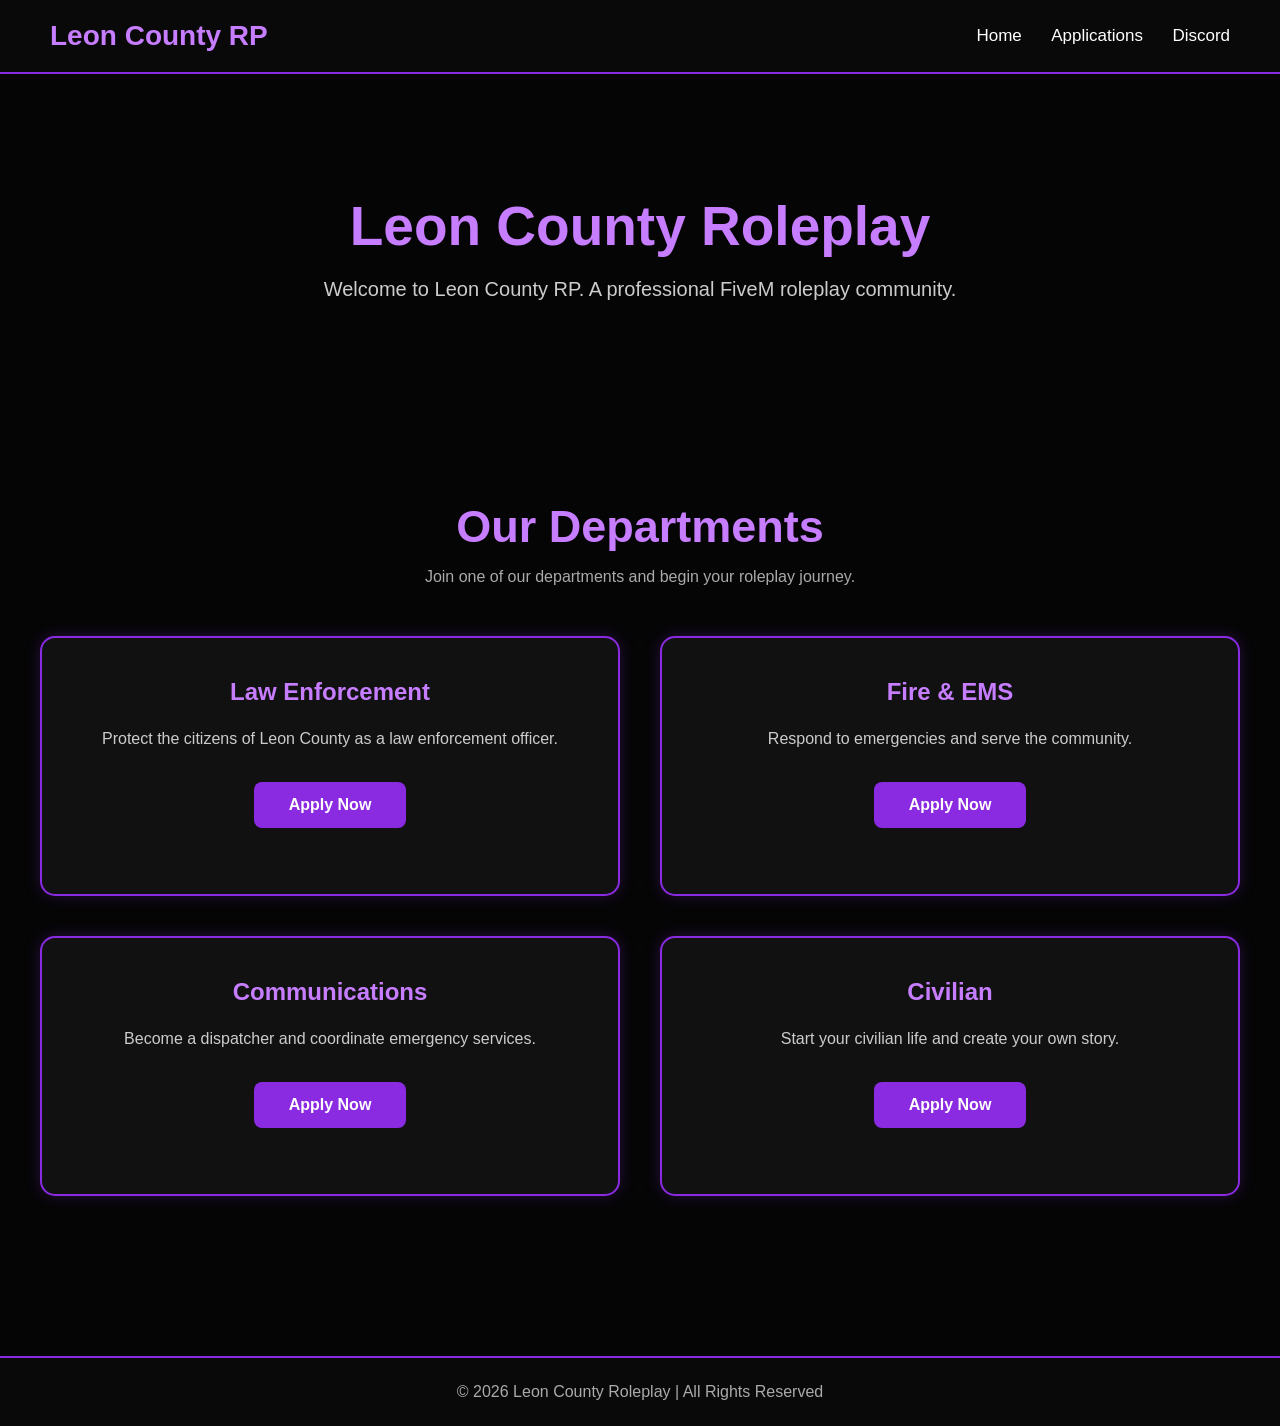
<file: index.html>
<!DOCTYPE html>
<html lang="en">

<head>
    <meta charset="UTF-8">
    <meta name="viewport" content="width=device-width, initial-scale=1.0">

    <title>Leon County Roleplay</title>

    <link rel="stylesheet" href="style.css">
</head>


<body>

    <!-- NAVBAR -->
    <nav class="navbar">

        <h1>Leon County RP</h1>

        <div>
            <a href="index.html">Home</a>
            <a href="applications.html">Applications</a>
            <a href="#">Discord</a>
        </div>

    </nav>



    <!-- HERO SECTION -->
    <section class="hero">

        <h1>Leon County Roleplay</h1>

        <p>
            Welcome to Leon County RP.
            A professional FiveM roleplay community.
        </p>

    </section>



    <!-- FEATURES -->

    <section class="applications">

        <h1>Our Departments</h1>

        <p>
            Join one of our departments and begin your roleplay journey.
        </p>


        <div class="application-grid">


            <div class="app-card">

                <h2>Law Enforcement</h2>

                <p>
                    Protect the citizens of Leon County as a law enforcement officer.
                </p>

                <a href="applications/law.html">
                    Apply Now
                </a>

            </div>



            <div class="app-card">

                <h2>Fire & EMS</h2>

                <p>
                    Respond to emergencies and serve the community.
                </p>

                <a href="applications/fire.html">
                    Apply Now
                </a>

            </div>



            <div class="app-card">

                <h2>Communications</h2>

                <p>
                    Become a dispatcher and coordinate emergency services.
                </p>

                <a href="applications/dispatch.html">
                    Apply Now
                </a>

            </div>



            <div class="app-card">

                <h2>Civilian</h2>

                <p>
                    Start your civilian life and create your own story.
                </p>

                <a href="applications/civilian.html">
                    Apply Now
                </a>

            </div>


        </div>


    </section>



    <!-- FOOTER -->

    <footer>

        <p>
            © 2026 Leon County Roleplay | All Rights Reserved
        </p>

    </footer>


</body>

</html>
</file>
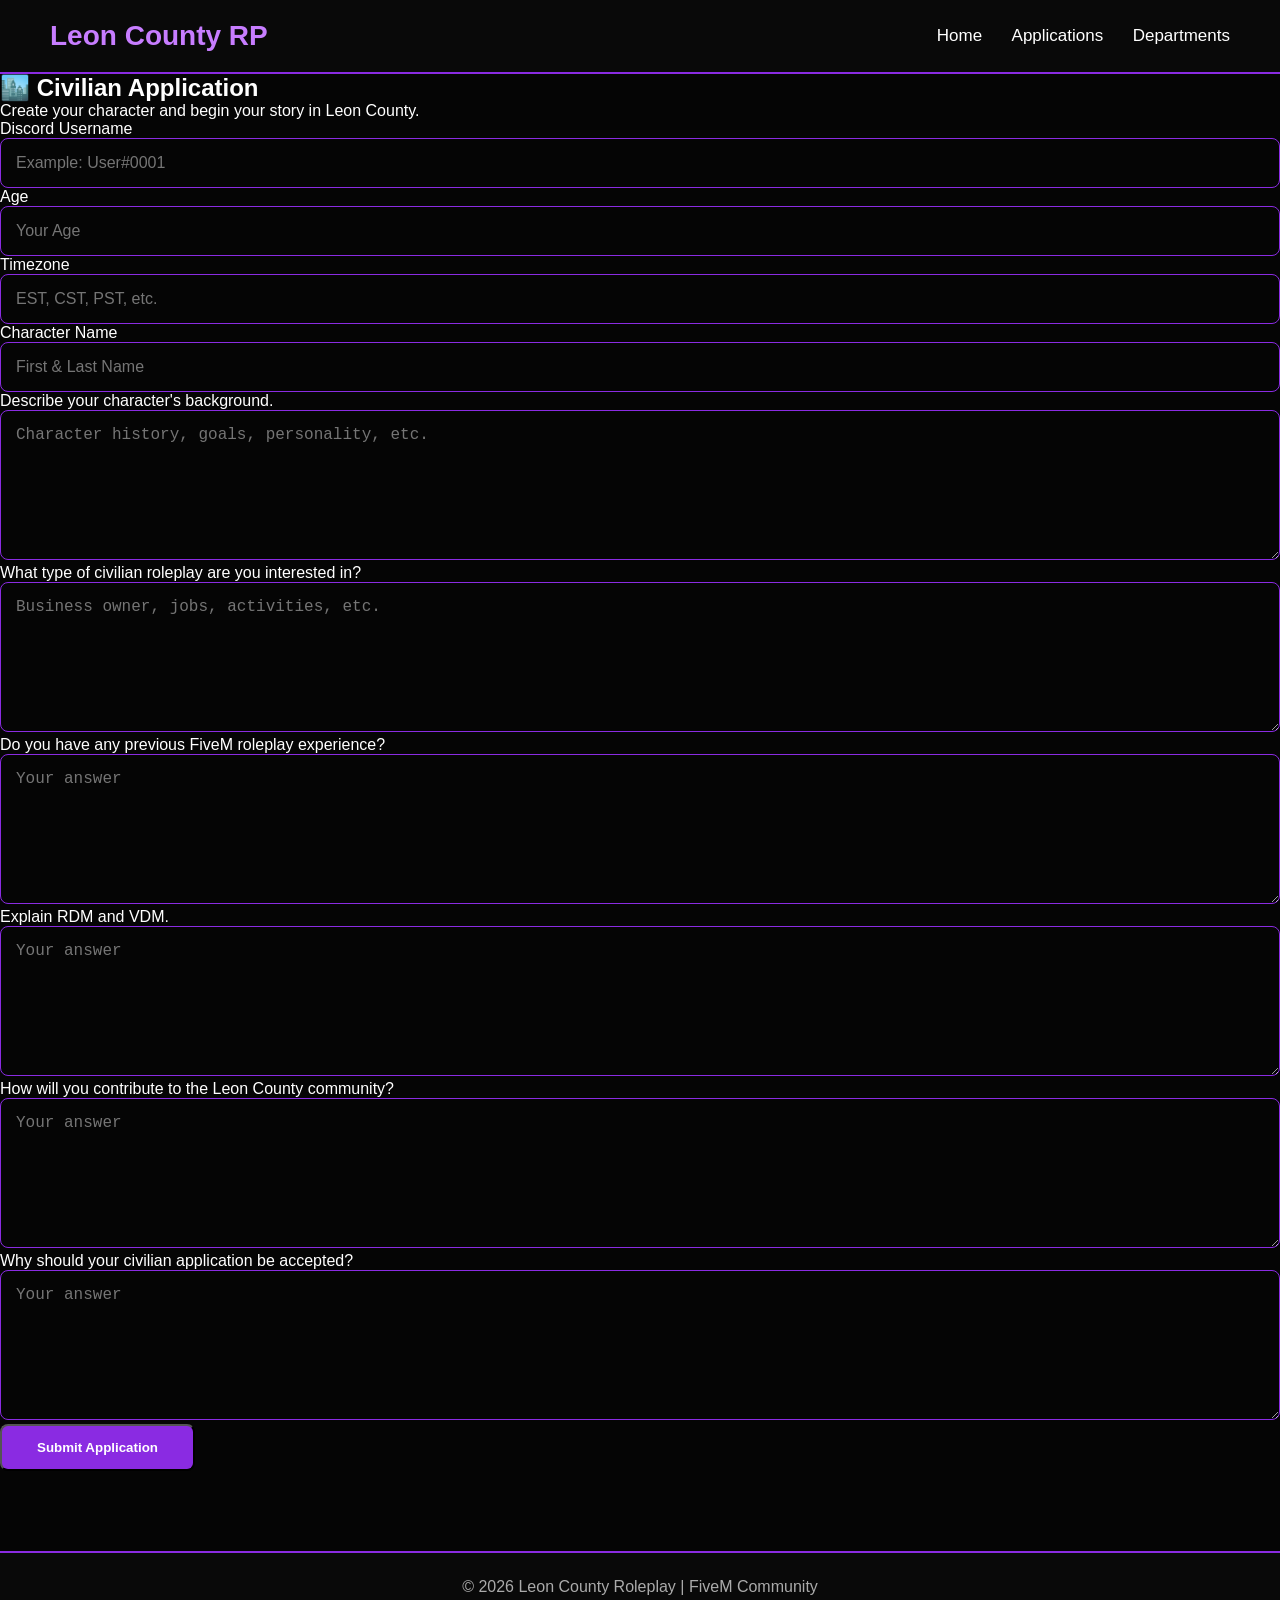
<file: applications/civilian.html>
<!DOCTYPE html>
<html lang="en">

<head>
    <meta charset="UTF-8">
    <meta name="viewport" content="width=device-width, initial-scale=1.0">
    <title>Civilian Application | Leon County RP</title>
    <link rel="stylesheet" href="../style.css">
</head>

<body>


<nav class="navbar">

    <h1>Leon County RP</h1>

    <div class="nav-links">
        <a href="../index.html">Home</a>
        <a href="../pages/applications.html">Applications</a>
        <a href="../pages/departments.html">Departments</a>
    </div>

</nav>



<section class="application-container">

    <h2>🏙️ Civilian Application</h2>

    <p>
        Create your character and begin your story in Leon County.
    </p>


    <form>


        <label>Discord Username</label>
        <input type="text" placeholder="Example: User#0001">


        <label>Age</label>
        <input type="number" placeholder="Your Age">


        <label>Timezone</label>
        <input type="text" placeholder="EST, CST, PST, etc.">


        <label>
            Character Name
        </label>

        <input type="text" placeholder="First & Last Name">



        <label>
            Describe your character's background.
        </label>

        <textarea placeholder="Character history, goals, personality, etc."></textarea>



        <label>
            What type of civilian roleplay are you interested in?
        </label>

        <textarea placeholder="Business owner, jobs, activities, etc."></textarea>



        <label>
            Do you have any previous FiveM roleplay experience?
        </label>

        <textarea placeholder="Your answer"></textarea>



        <label>
            Explain RDM and VDM.
        </label>

        <textarea placeholder="Your answer"></textarea>



        <label>
            How will you contribute to the Leon County community?
        </label>

        <textarea placeholder="Your answer"></textarea>



        <label>
            Why should your civilian application be accepted?
        </label>

        <textarea placeholder="Your answer"></textarea>



        <button type="submit">
            Submit Application
        </button>


    </form>


</section>



<footer>
    <p>© 2026 Leon County Roleplay | FiveM Community</p>
</footer>


</body>
</html>
</file>
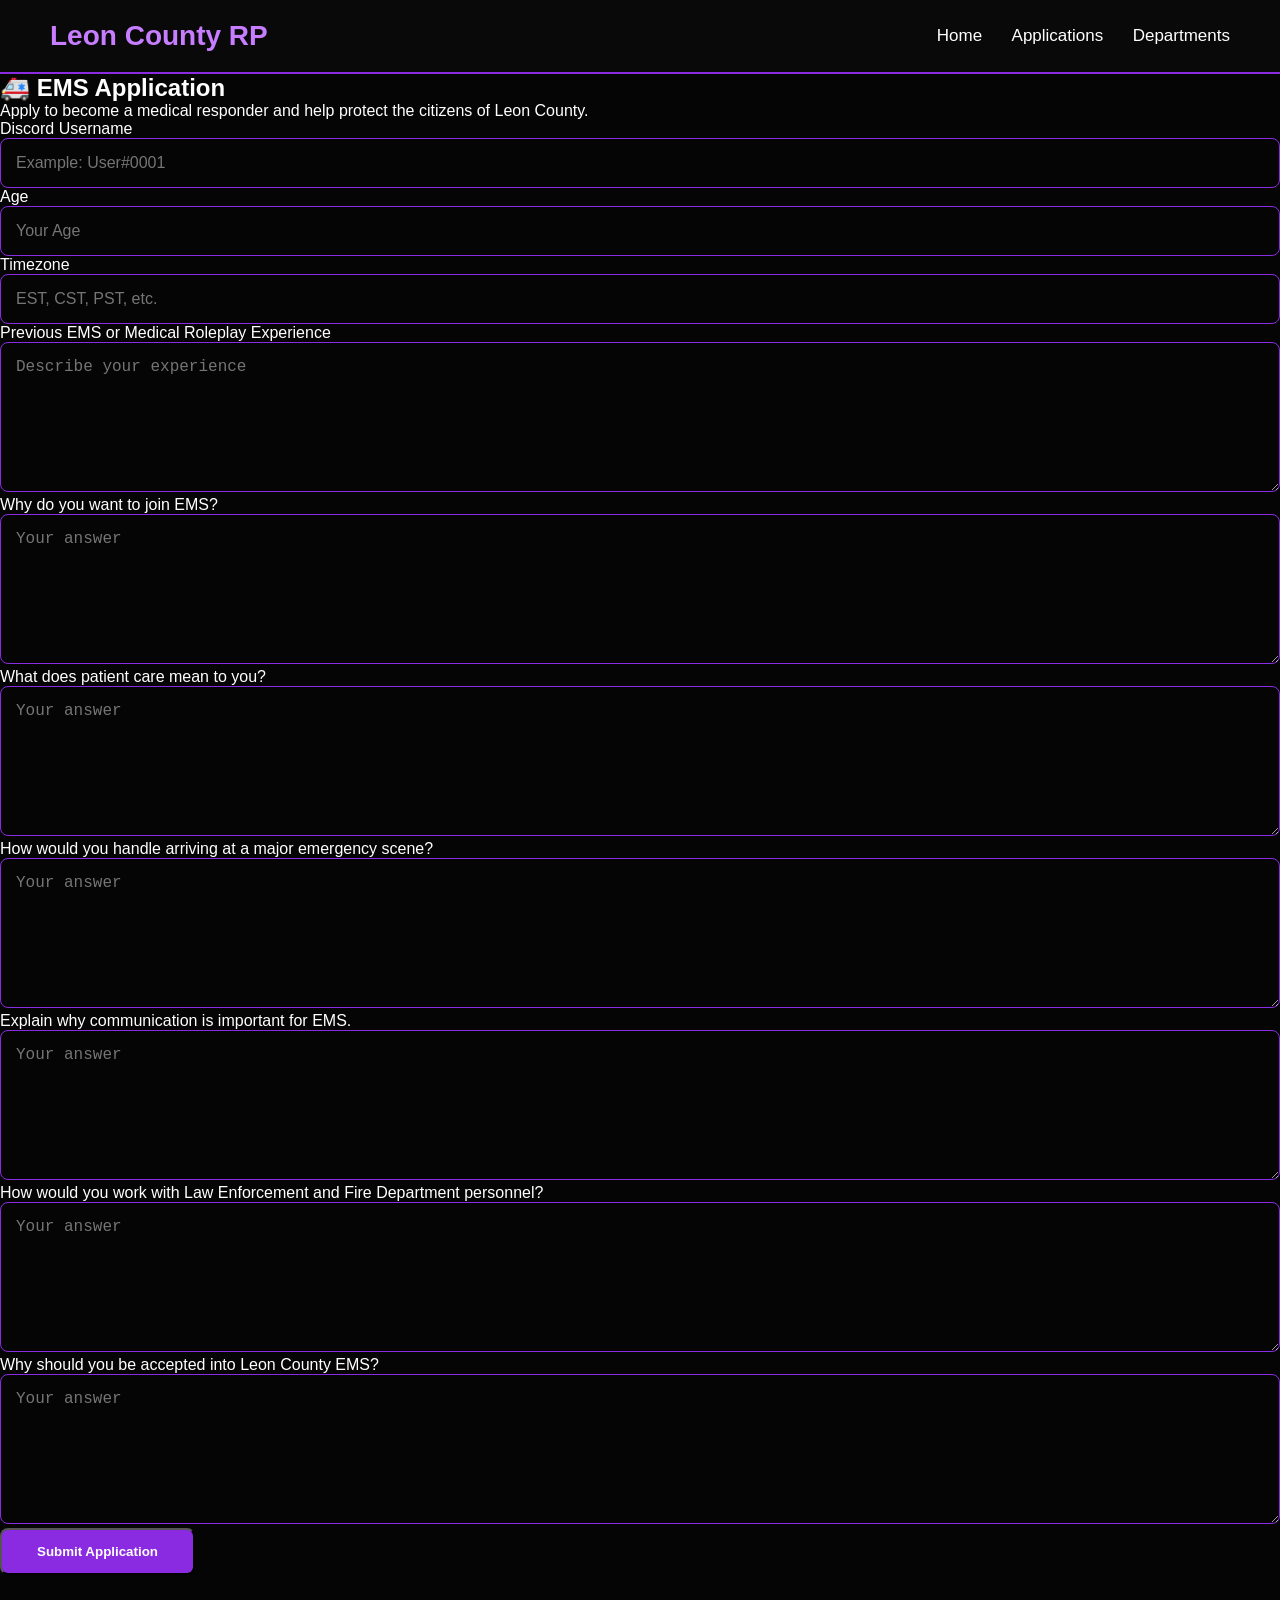
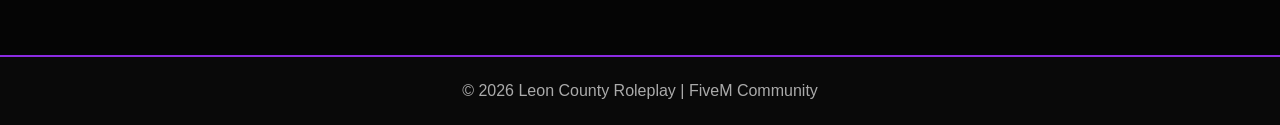
<file: applications/ems.html>
<!DOCTYPE html>
<html lang="en">

<head>
    <meta charset="UTF-8">
    <meta name="viewport" content="width=device-width, initial-scale=1.0">
    <title>EMS Application | Leon County RP</title>
    <link rel="stylesheet" href="../style.css">
</head>

<body>


<nav class="navbar">

    <h1>Leon County RP</h1>

    <div class="nav-links">
        <a href="../index.html">Home</a>
        <a href="../pages/applications.html">Applications</a>
        <a href="../pages/departments.html">Departments</a>
    </div>

</nav>



<section class="application-container">

    <h2>🚑 EMS Application</h2>

    <p>
        Apply to become a medical responder and help protect the citizens of Leon County.
    </p>


    <form>


        <label>Discord Username</label>
        <input type="text" placeholder="Example: User#0001">


        <label>Age</label>
        <input type="number" placeholder="Your Age">


        <label>Timezone</label>
        <input type="text" placeholder="EST, CST, PST, etc.">


        <label>
            Previous EMS or Medical Roleplay Experience
        </label>

        <textarea placeholder="Describe your experience"></textarea>



        <label>
            Why do you want to join EMS?
        </label>

        <textarea placeholder="Your answer"></textarea>



        <label>
            What does patient care mean to you?
        </label>

        <textarea placeholder="Your answer"></textarea>



        <label>
            How would you handle arriving at a major emergency scene?
        </label>

        <textarea placeholder="Your answer"></textarea>



        <label>
            Explain why communication is important for EMS.
        </label>

        <textarea placeholder="Your answer"></textarea>



        <label>
            How would you work with Law Enforcement and Fire Department personnel?
        </label>

        <textarea placeholder="Your answer"></textarea>



        <label>
            Why should you be accepted into Leon County EMS?
        </label>

        <textarea placeholder="Your answer"></textarea>



        <button type="submit">
            Submit Application
        </button>


    </form>


</section>



<footer>
    <p>© 2026 Leon County Roleplay | FiveM Community</p>
</footer>


</body>
</html>
</file>
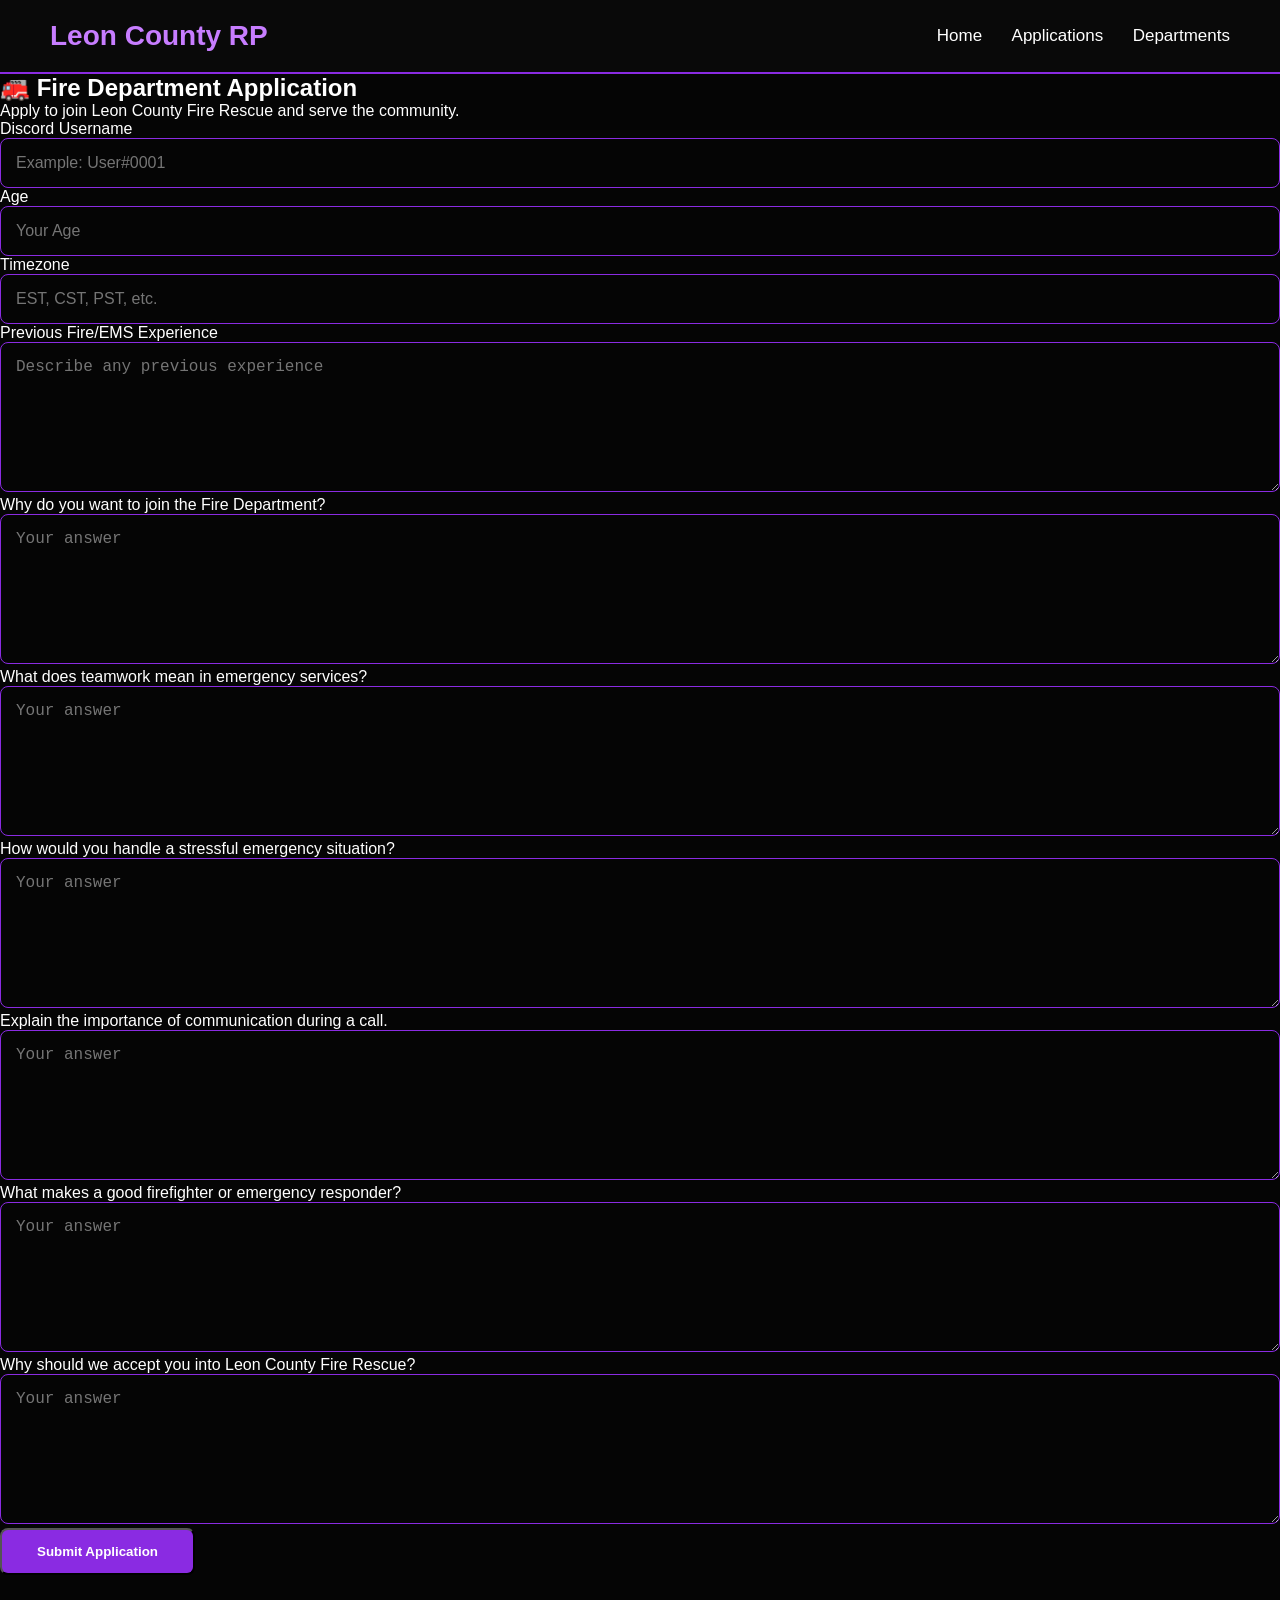
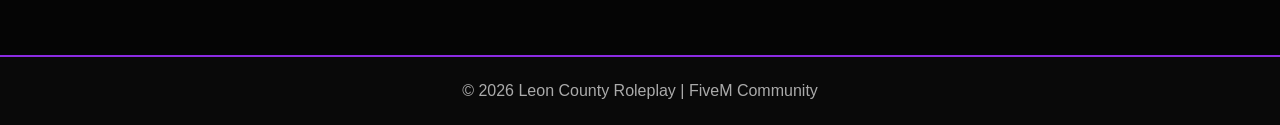
<file: applications/fire.html>
<!DOCTYPE html>
<html lang="en">

<head>
    <meta charset="UTF-8">
    <meta name="viewport" content="width=device-width, initial-scale=1.0">
    <title>Fire Department Application | Leon County RP</title>
    <link rel="stylesheet" href="../style.css">
</head>

<body>


<nav class="navbar">

    <h1>Leon County RP</h1>

    <div class="nav-links">
        <a href="../index.html">Home</a>
        <a href="../pages/applications.html">Applications</a>
        <a href="../pages/departments.html">Departments</a>
    </div>

</nav>



<section class="application-container">

    <h2>🚒 Fire Department Application</h2>

    <p>
        Apply to join Leon County Fire Rescue and serve the community.
    </p>


    <form>


        <label>Discord Username</label>
        <input type="text" placeholder="Example: User#0001">


        <label>Age</label>
        <input type="number" placeholder="Your Age">


        <label>Timezone</label>
        <input type="text" placeholder="EST, CST, PST, etc.">


        <label>Previous Fire/EMS Experience</label>
        <textarea placeholder="Describe any previous experience"></textarea>


        <label>
            Why do you want to join the Fire Department?
        </label>
        <textarea placeholder="Your answer"></textarea>


        <label>
            What does teamwork mean in emergency services?
        </label>
        <textarea placeholder="Your answer"></textarea>


        <label>
            How would you handle a stressful emergency situation?
        </label>
        <textarea placeholder="Your answer"></textarea>


        <label>
            Explain the importance of communication during a call.
        </label>
        <textarea placeholder="Your answer"></textarea>


        <label>
            What makes a good firefighter or emergency responder?
        </label>
        <textarea placeholder="Your answer"></textarea>


        <label>
            Why should we accept you into Leon County Fire Rescue?
        </label>
        <textarea placeholder="Your answer"></textarea>


        <button type="submit">
            Submit Application
        </button>


    </form>


</section>



<footer>
    <p>© 2026 Leon County Roleplay | FiveM Community</p>
</footer>


</body>
</html>
</file>
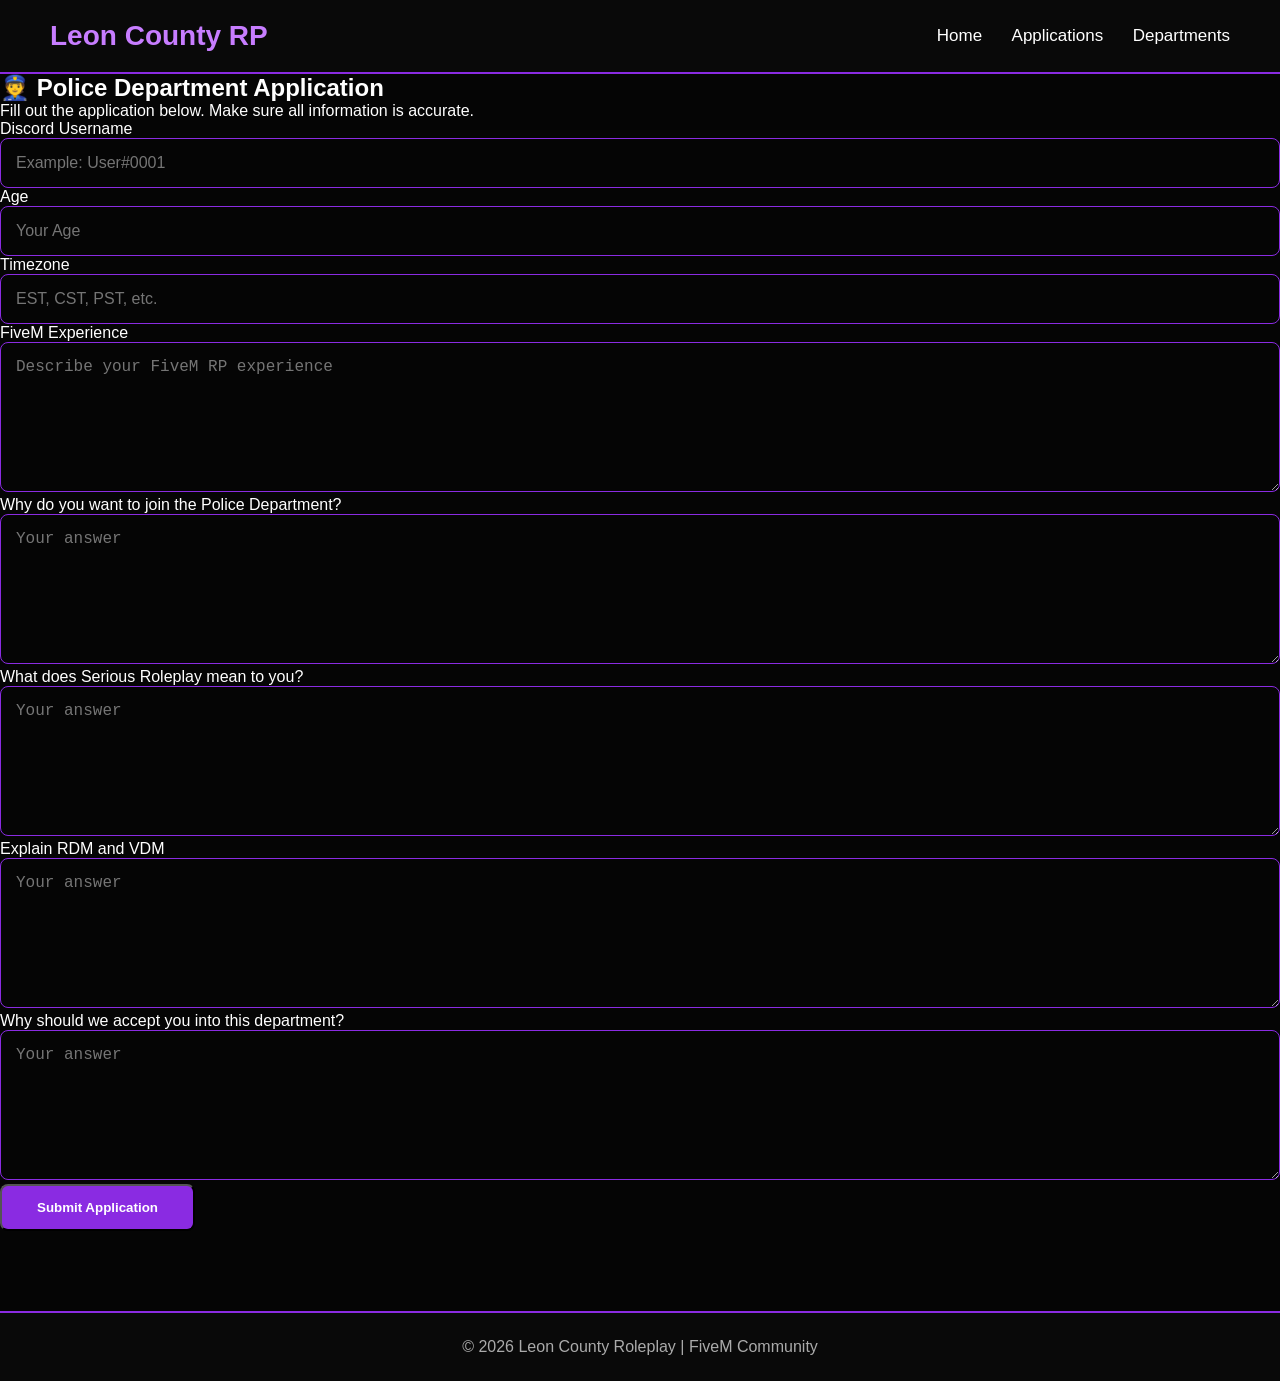
<file: applications/police.html>
<!DOCTYPE html>
<html lang="en">

<head>
    <meta charset="UTF-8">
    <meta name="viewport" content="width=device-width, initial-scale=1.0">
    <title>Police Application | Leon County RP</title>
    <link rel="stylesheet" href="../style.css">
</head>


<body>


<nav class="navbar">

    <h1>Leon County RP</h1>

    <div class="nav-links">
        <a href="../index.html">Home</a>
        <a href="../pages/applications.html">Applications</a>
        <a href="../pages/departments.html">Departments</a>
    </div>

</nav>



<section class="application-container">

    <h2>👮 Police Department Application</h2>

    <p>
        Fill out the application below. Make sure all information is accurate.
    </p>


    <form>


        <label>Discord Username</label>
        <input type="text" placeholder="Example: User#0001">


        <label>Age</label>
        <input type="number" placeholder="Your Age">


        <label>Timezone</label>
        <input type="text" placeholder="EST, CST, PST, etc.">


        <label>FiveM Experience</label>
        <textarea placeholder="Describe your FiveM RP experience"></textarea>


        <label>Why do you want to join the Police Department?</label>
        <textarea placeholder="Your answer"></textarea>


        <label>What does Serious Roleplay mean to you?</label>
        <textarea placeholder="Your answer"></textarea>


        <label>Explain RDM and VDM</label>
        <textarea placeholder="Your answer"></textarea>


        <label>Why should we accept you into this department?</label>
        <textarea placeholder="Your answer"></textarea>


        <button type="submit">
            Submit Application
        </button>


    </form>


</section>



<footer>
    <p>© 2026 Leon County Roleplay | FiveM Community</p>
</footer>


</body>
</html>
</file>
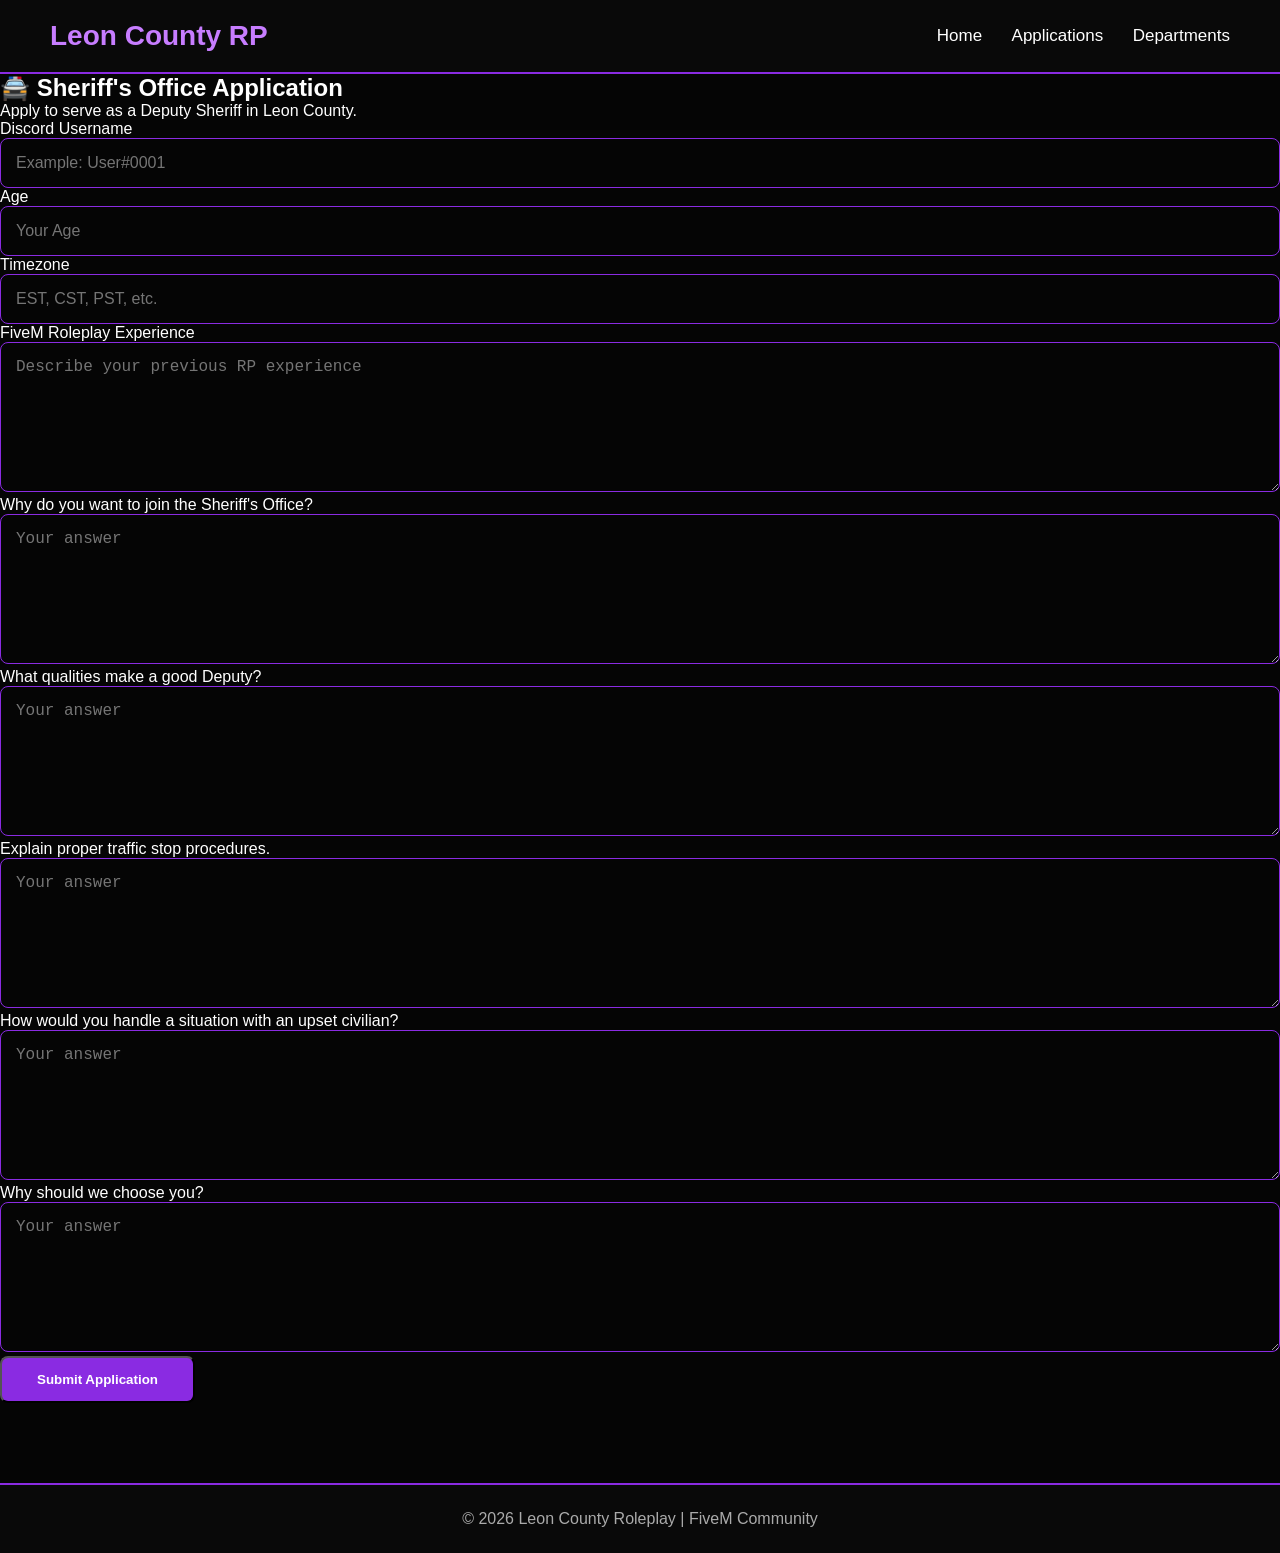
<file: applications/sheriff.html>
<!DOCTYPE html>
<html lang="en">

<head>
    <meta charset="UTF-8">
    <meta name="viewport" content="width=device-width, initial-scale=1.0">
    <title>Sheriff Application | Leon County RP</title>
    <link rel="stylesheet" href="../style.css">
</head>

<body>


<nav class="navbar">

    <h1>Leon County RP</h1>

    <div class="nav-links">
        <a href="../index.html">Home</a>
        <a href="../pages/applications.html">Applications</a>
        <a href="../pages/departments.html">Departments</a>
    </div>

</nav>



<section class="application-container">

    <h2>🚔 Sheriff's Office Application</h2>

    <p>
        Apply to serve as a Deputy Sheriff in Leon County.
    </p>


    <form>


        <label>Discord Username</label>
        <input type="text" placeholder="Example: User#0001">


        <label>Age</label>
        <input type="number" placeholder="Your Age">


        <label>Timezone</label>
        <input type="text" placeholder="EST, CST, PST, etc.">


        <label>FiveM Roleplay Experience</label>
        <textarea placeholder="Describe your previous RP experience"></textarea>


        <label>Why do you want to join the Sheriff's Office?</label>
        <textarea placeholder="Your answer"></textarea>


        <label>What qualities make a good Deputy?</label>
        <textarea placeholder="Your answer"></textarea>


        <label>Explain proper traffic stop procedures.</label>
        <textarea placeholder="Your answer"></textarea>


        <label>How would you handle a situation with an upset civilian?</label>
        <textarea placeholder="Your answer"></textarea>


        <label>Why should we choose you?</label>
        <textarea placeholder="Your answer"></textarea>


        <button type="submit">
            Submit Application
        </button>


    </form>


</section>



<footer>
    <p>© 2026 Leon County Roleplay | FiveM Community</p>
</footer>


</body>
</html>
</file>
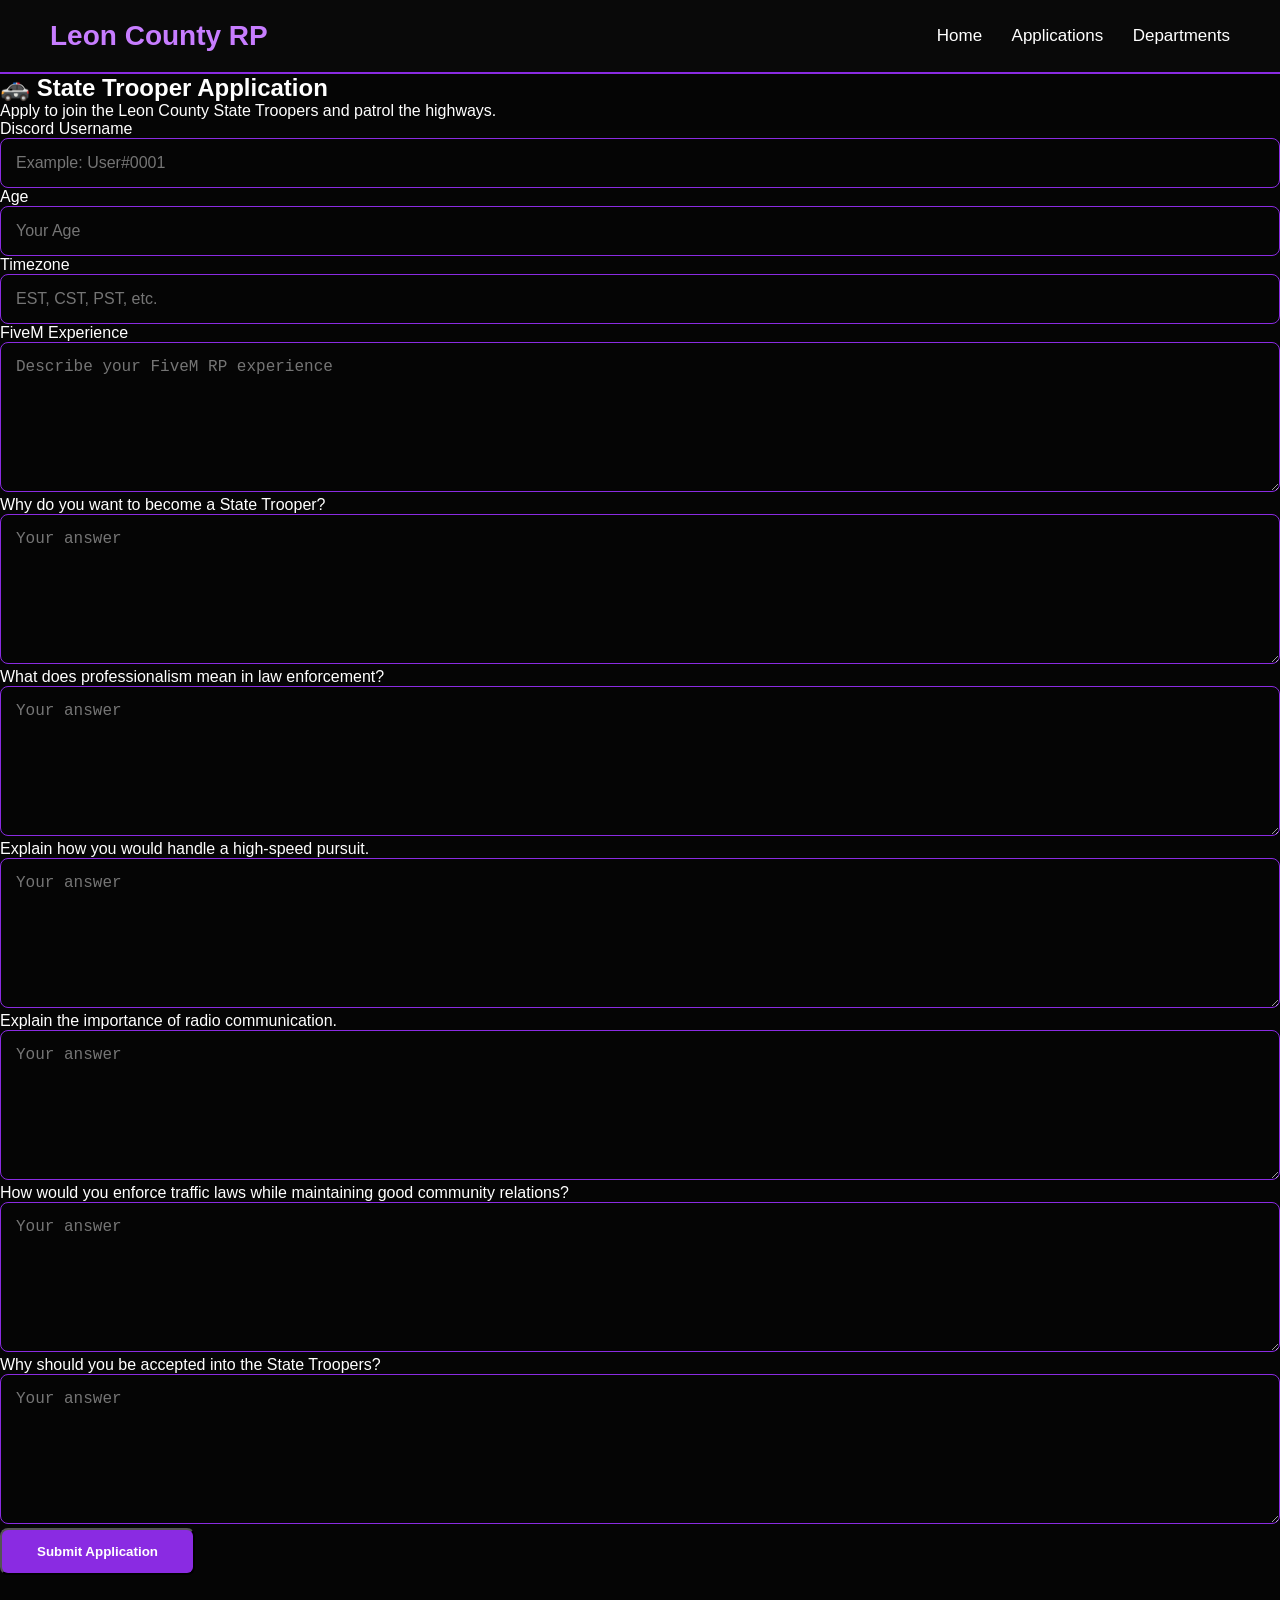
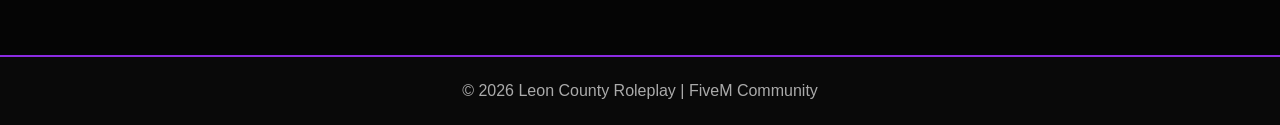
<file: applications/trooper.html>
<!DOCTYPE html>
<html lang="en">

<head>
    <meta charset="UTF-8">
    <meta name="viewport" content="width=device-width, initial-scale=1.0">
    <title>State Trooper Application | Leon County RP</title>
    <link rel="stylesheet" href="../style.css">
</head>

<body>


<nav class="navbar">

    <h1>Leon County RP</h1>

    <div class="nav-links">
        <a href="../index.html">Home</a>
        <a href="../pages/applications.html">Applications</a>
        <a href="../pages/departments.html">Departments</a>
    </div>

</nav>



<section class="application-container">

    <h2>🚓 State Trooper Application</h2>

    <p>
        Apply to join the Leon County State Troopers and patrol the highways.
    </p>


    <form>


        <label>Discord Username</label>
        <input type="text" placeholder="Example: User#0001">


        <label>Age</label>
        <input type="number" placeholder="Your Age">


        <label>Timezone</label>
        <input type="text" placeholder="EST, CST, PST, etc.">


        <label>FiveM Experience</label>
        <textarea placeholder="Describe your FiveM RP experience"></textarea>


        <label>
            Why do you want to become a State Trooper?
        </label>
        <textarea placeholder="Your answer"></textarea>


        <label>
            What does professionalism mean in law enforcement?
        </label>
        <textarea placeholder="Your answer"></textarea>


        <label>
            Explain how you would handle a high-speed pursuit.
        </label>
        <textarea placeholder="Your answer"></textarea>


        <label>
            Explain the importance of radio communication.
        </label>
        <textarea placeholder="Your answer"></textarea>


        <label>
            How would you enforce traffic laws while maintaining good community relations?
        </label>
        <textarea placeholder="Your answer"></textarea>


        <label>
            Why should you be accepted into the State Troopers?
        </label>
        <textarea placeholder="Your answer"></textarea>


        <button type="submit">
            Submit Application
        </button>


    </form>


</section>



<footer>
    <p>© 2026 Leon County Roleplay | FiveM Community</p>
</footer>


</body>
</html>
</file>
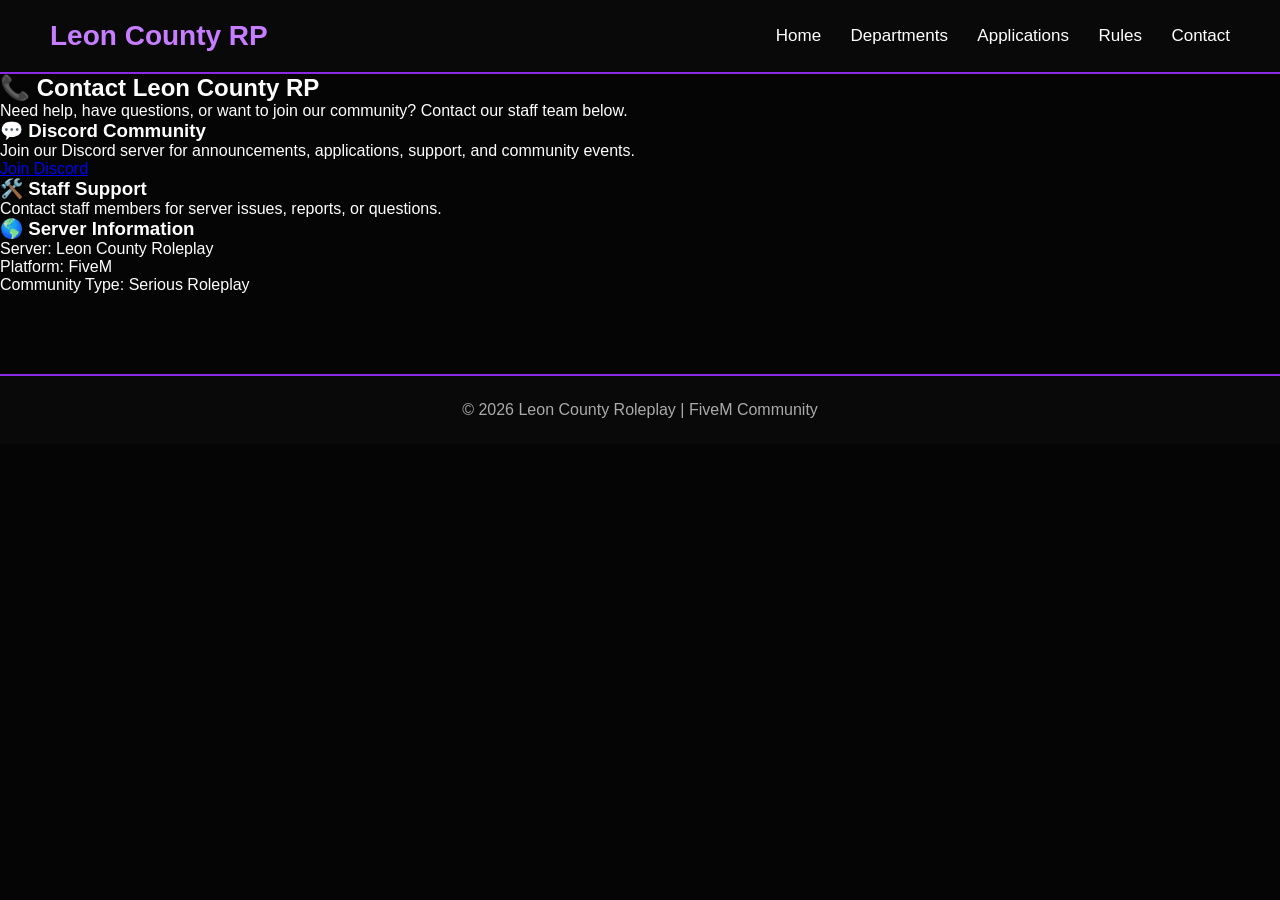
<file: pages/contact.html>
<!DOCTYPE html>
<html lang="en">

<head>
    <meta charset="UTF-8">
    <meta name="viewport" content="width=device-width, initial-scale=1.0">
    <title>Contact | Leon County RP</title>
    <link rel="stylesheet" href="../style.css">
</head>

<body>


<nav class="navbar">

    <h1>Leon County RP</h1>

    <div class="nav-links">
        <a href="../index.html">Home</a>
        <a href="departments.html">Departments</a>
        <a href="applications.html">Applications</a>
        <a href="rules.html">Rules</a>
        <a href="contact.html">Contact</a>
    </div>

</nav>



<section class="application-container">

    <h2>📞 Contact Leon County RP</h2>

    <p>
        Need help, have questions, or want to join our community?
        Contact our staff team below.
    </p>



    <div class="card">

        <h3>💬 Discord Community</h3>

        <p>
            Join our Discord server for announcements,
            applications, support, and community events.
        </p>


        <a class="button" href="#" target="_blank">
            Join Discord
        </a>

    </div>



    <div class="card">

        <h3>🛠️ Staff Support</h3>

        <p>
            Contact staff members for server issues,
            reports, or questions.
        </p>

    </div>



    <div class="card">

        <h3>🌎 Server Information</h3>

        <p>
            Server: Leon County Roleplay<br>
            Platform: FiveM<br>
            Community Type: Serious Roleplay
        </p>

    </div>



</section>



<footer>
    <p>© 2026 Leon County Roleplay | FiveM Community</p>
</footer>


</body>
</html>
</file>
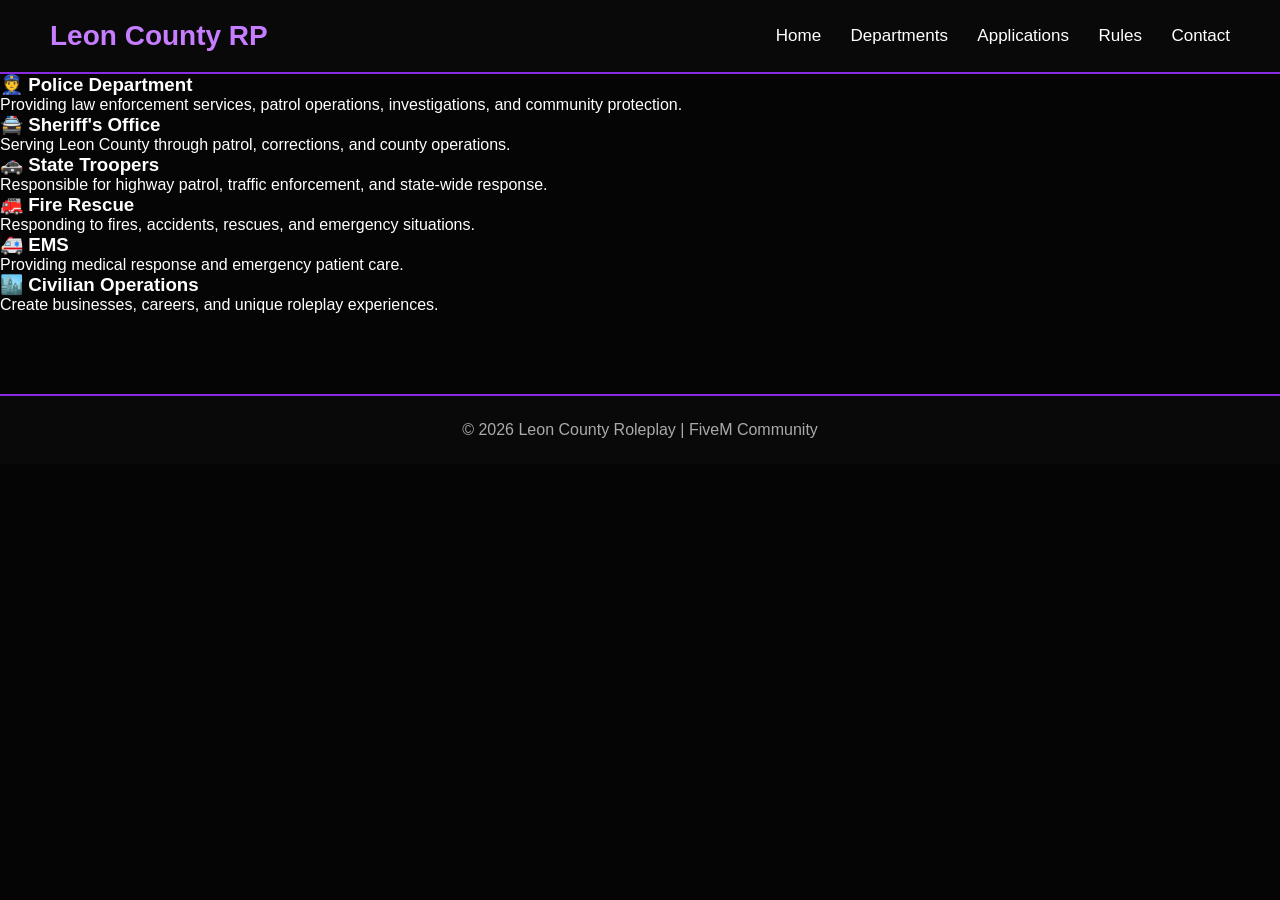
<file: pages/departments.html>
<!DOCTYPE html>
<html lang="en">

<head>
    <meta charset="UTF-8">
    <meta name="viewport" content="width=device-width, initial-scale=1.0">
    <title>Departments | Leon County RP</title>
    <link rel="stylesheet" href="../style.css">
</head>

<body>


<nav class="navbar">

    <h1>Leon County RP</h1>

    <div class="nav-links">
        <a href="../index.html">Home</a>
        <a href="departments.html">Departments</a>
        <a href="applications.html">Applications</a>
        <a href="rules.html">Rules</a>
        <a href="contact.html">Contact</a>
    </div>

</nav>



<section class="features">


    <div class="card">
        <h3>👮 Police Department</h3>
        <p>
            Providing law enforcement services, patrol operations,
            investigations, and community protection.
        </p>
    </div>



    <div class="card">
        <h3>🚔 Sheriff's Office</h3>
        <p>
            Serving Leon County through patrol,
            corrections, and county operations.
        </p>
    </div>



    <div class="card">
        <h3>🚓 State Troopers</h3>
        <p>
            Responsible for highway patrol,
            traffic enforcement, and state-wide response.
        </p>
    </div>



    <div class="card">
        <h3>🚒 Fire Rescue</h3>
        <p>
            Responding to fires, accidents,
            rescues, and emergency situations.
        </p>
    </div>



    <div class="card">
        <h3>🚑 EMS</h3>
        <p>
            Providing medical response and
            emergency patient care.
        </p>
    </div>



    <div class="card">
        <h3>🏙️ Civilian Operations</h3>
        <p>
            Create businesses, careers,
            and unique roleplay experiences.
        </p>
    </div>


</section>



<footer>
    <p>© 2026 Leon County Roleplay | FiveM Community</p>
</footer>


</body>
</html>
</file>
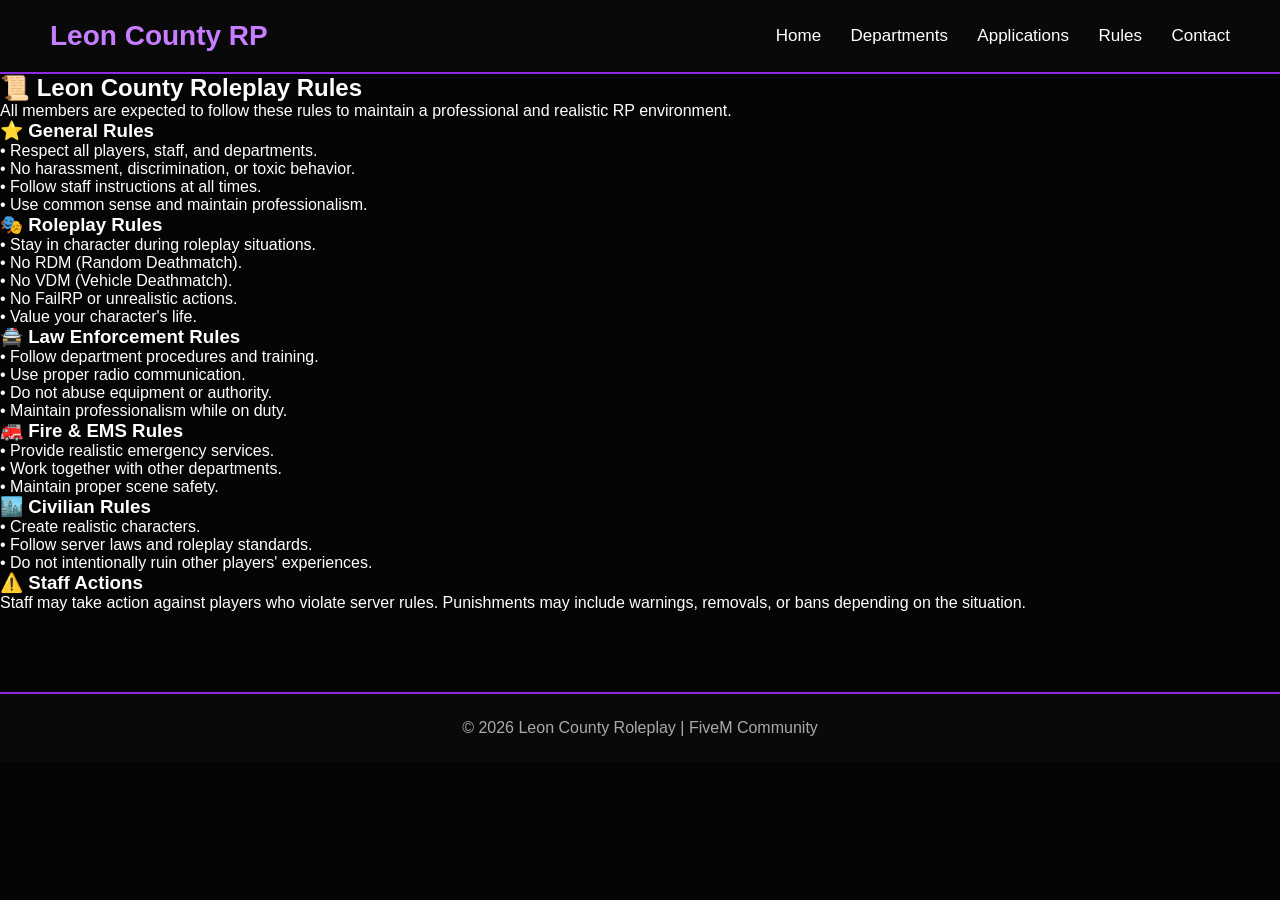
<file: pages/rules.html>
<!DOCTYPE html>
<html lang="en">

<head>
    <meta charset="UTF-8">
    <meta name="viewport" content="width=device-width, initial-scale=1.0">
    <title>Rules | Leon County RP</title>
    <link rel="stylesheet" href="../style.css">
</head>

<body>


<nav class="navbar">

    <h1>Leon County RP</h1>

    <div class="nav-links">
        <a href="../index.html">Home</a>
        <a href="departments.html">Departments</a>
        <a href="applications.html">Applications</a>
        <a href="rules.html">Rules</a>
        <a href="contact.html">Contact</a>
    </div>

</nav>



<section class="application-container">

    <h2>📜 Leon County Roleplay Rules</h2>

    <p>
        All members are expected to follow these rules to maintain a professional and realistic RP environment.
    </p>


    <h3>⭐ General Rules</h3>

    <p>
        • Respect all players, staff, and departments.<br>
        • No harassment, discrimination, or toxic behavior.<br>
        • Follow staff instructions at all times.<br>
        • Use common sense and maintain professionalism.
    </p>



    <h3>🎭 Roleplay Rules</h3>

    <p>
        • Stay in character during roleplay situations.<br>
        • No RDM (Random Deathmatch).<br>
        • No VDM (Vehicle Deathmatch).<br>
        • No FailRP or unrealistic actions.<br>
        • Value your character's life.
    </p>



    <h3>🚔 Law Enforcement Rules</h3>

    <p>
        • Follow department procedures and training.<br>
        • Use proper radio communication.<br>
        • Do not abuse equipment or authority.<br>
        • Maintain professionalism while on duty.
    </p>



    <h3>🚒 Fire & EMS Rules</h3>

    <p>
        • Provide realistic emergency services.<br>
        • Work together with other departments.<br>
        • Maintain proper scene safety.
    </p>



    <h3>🏙️ Civilian Rules</h3>

    <p>
        • Create realistic characters.<br>
        • Follow server laws and roleplay standards.<br>
        • Do not intentionally ruin other players' experiences.
    </p>



    <h3>⚠️ Staff Actions</h3>

    <p>
        Staff may take action against players who violate server rules.
        Punishments may include warnings, removals, or bans depending on the situation.
    </p>


</section>



<footer>
    <p>© 2026 Leon County Roleplay | FiveM Community</p>
</footer>


</body>
</html>
</file>
<file: style.css>
/* =========================
   LEON COUNTY RP WEBSITE
   BLACK + PURPLE THEME
========================= */

* {
    margin: 0;
    padding: 0;
    box-sizing: border-box;
}

body {
    font-family: Arial, Helvetica, sans-serif;
    background: #050505;
    color: white;
}


/* =========================
   NAVBAR
========================= */

.navbar {
    width: 100%;
    padding: 20px 50px;
    background: #090909;
    border-bottom: 2px solid #8a2be2;
    display: flex;
    justify-content: space-between;
    align-items: center;
}

.navbar h1 {
    color: #c77dff;
    font-size: 28px;
}

.navbar a {
    color: white;
    text-decoration: none;
    margin-left: 25px;
    font-size: 17px;
}

.navbar a:hover {
    color: #c77dff;
}


/* =========================
   HOME PAGE
========================= */

.hero {
    text-align: center;
    padding: 120px 20px;
}

.hero h1 {
    font-size: 55px;
    color: #c77dff;
}

.hero p {
    font-size: 20px;
    margin-top: 20px;
    color: #cccccc;
}


/* =========================
   APPLICATION PAGE
========================= */

.applications {
    padding: 80px 40px;
    text-align: center;
}

.applications h1 {
    font-size: 45px;
    color: #c77dff;
    margin-bottom: 15px;
}

.applications > p {
    color: #aaa;
    margin-bottom: 50px;
}


.application-grid {
    max-width: 1200px;
    margin: auto;
    display: grid;
    grid-template-columns: repeat(2, 1fr);
    gap: 40px;
}


/* =========================
   DEPARTMENT CARDS
========================= */

.app-card {

    background: #111;

    padding: 40px;

    min-height: 260px;

    border-radius: 15px;

    border: 2px solid #8a2be2;

    box-shadow: 0 0 15px rgba(138,43,226,.25);

    transition: .3s;

}


.app-card:hover {

    transform: translateY(-8px);

    box-shadow: 0 0 25px rgba(199,125,255,.7);

}


.app-card h2 {

    color: #c77dff;

    margin-bottom: 20px;

}


.app-card p {

    color: #ccc;

    line-height: 1.6;

    margin-bottom: 30px;

}


/* BUTTONS */

.app-card a,
button,
.submit-button {

    display: inline-block;

    background: #8a2be2;

    color: white;

    padding: 14px 35px;

    border-radius: 8px;

    text-decoration: none;

    font-weight: bold;

    cursor: pointer;

    transition: .3s;

}


.app-card a:hover,
button:hover,
.submit-button:hover {

    background: #c77dff;

    color: black;

}


/* =========================
   APPLICATION FORMS
========================= */

.application-form {

    max-width: 850px;

    margin: 60px auto;

    background: #111;

    padding: 45px;

    border-radius: 15px;

    border: 2px solid #8a2be2;

}


.application-form h1 {

    text-align: center;

    color: #c77dff;

    margin-bottom: 40px;

}


.form-group {

    margin-bottom: 35px;

}


.form-group label {

    display: block;

    margin-bottom: 12px;

    font-size: 18px;

}


input,
textarea,
select {

    width: 100%;

    padding: 15px;

    background: #050505;

    border: 1px solid #8a2be2;

    border-radius: 8px;

    color: white;

    font-size: 16px;

}


textarea {

    min-height: 150px;

}


/* =========================
   FOOTER
========================= */

footer {

    margin-top: 80px;

    padding: 25px;

    text-align: center;

    background: #090909;

    border-top: 2px solid #8a2be2;

    color: #aaa;

}


/* =========================
   MOBILE
========================= */

@media(max-width:900px){

    .application-grid {

        grid-template-columns: 1fr;

    }


    .navbar {

        padding: 20px;

        flex-direction: column;

    }


    .navbar a {

        margin: 10px;

    }

}
</file>
